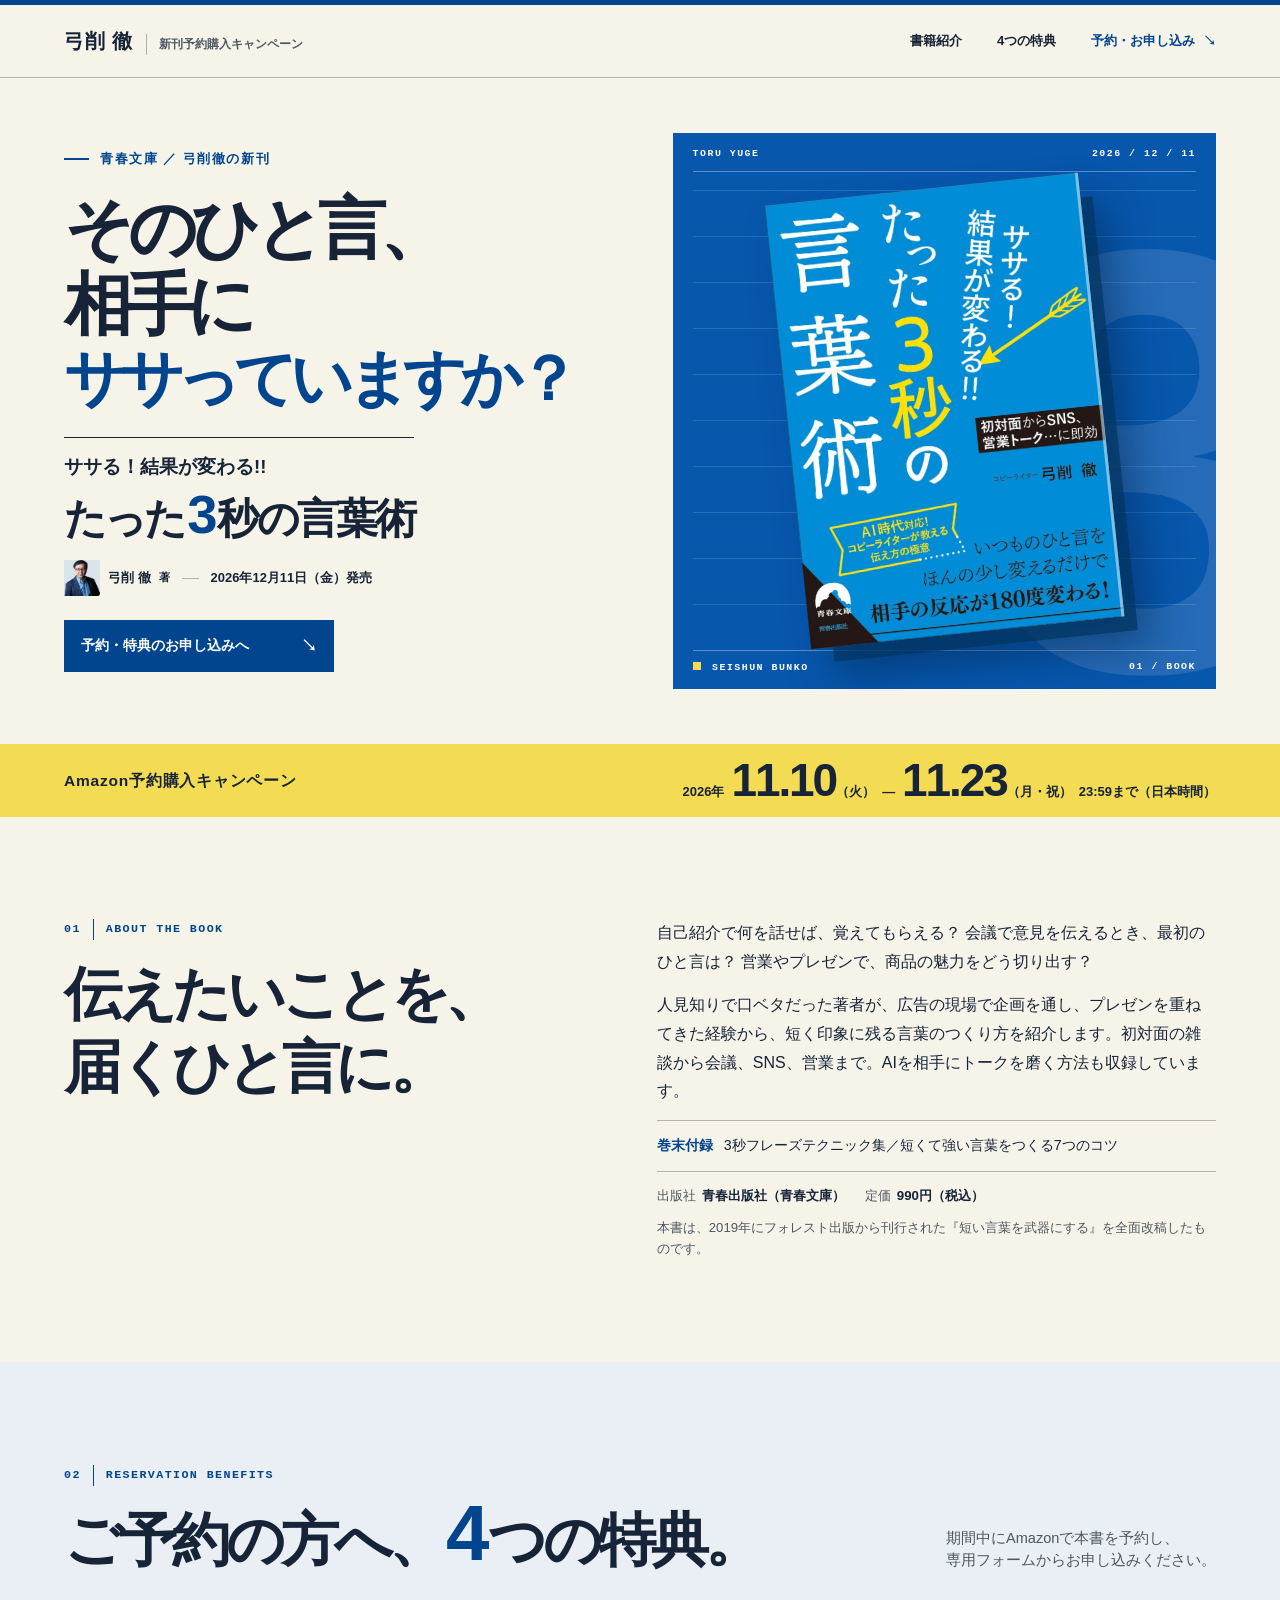
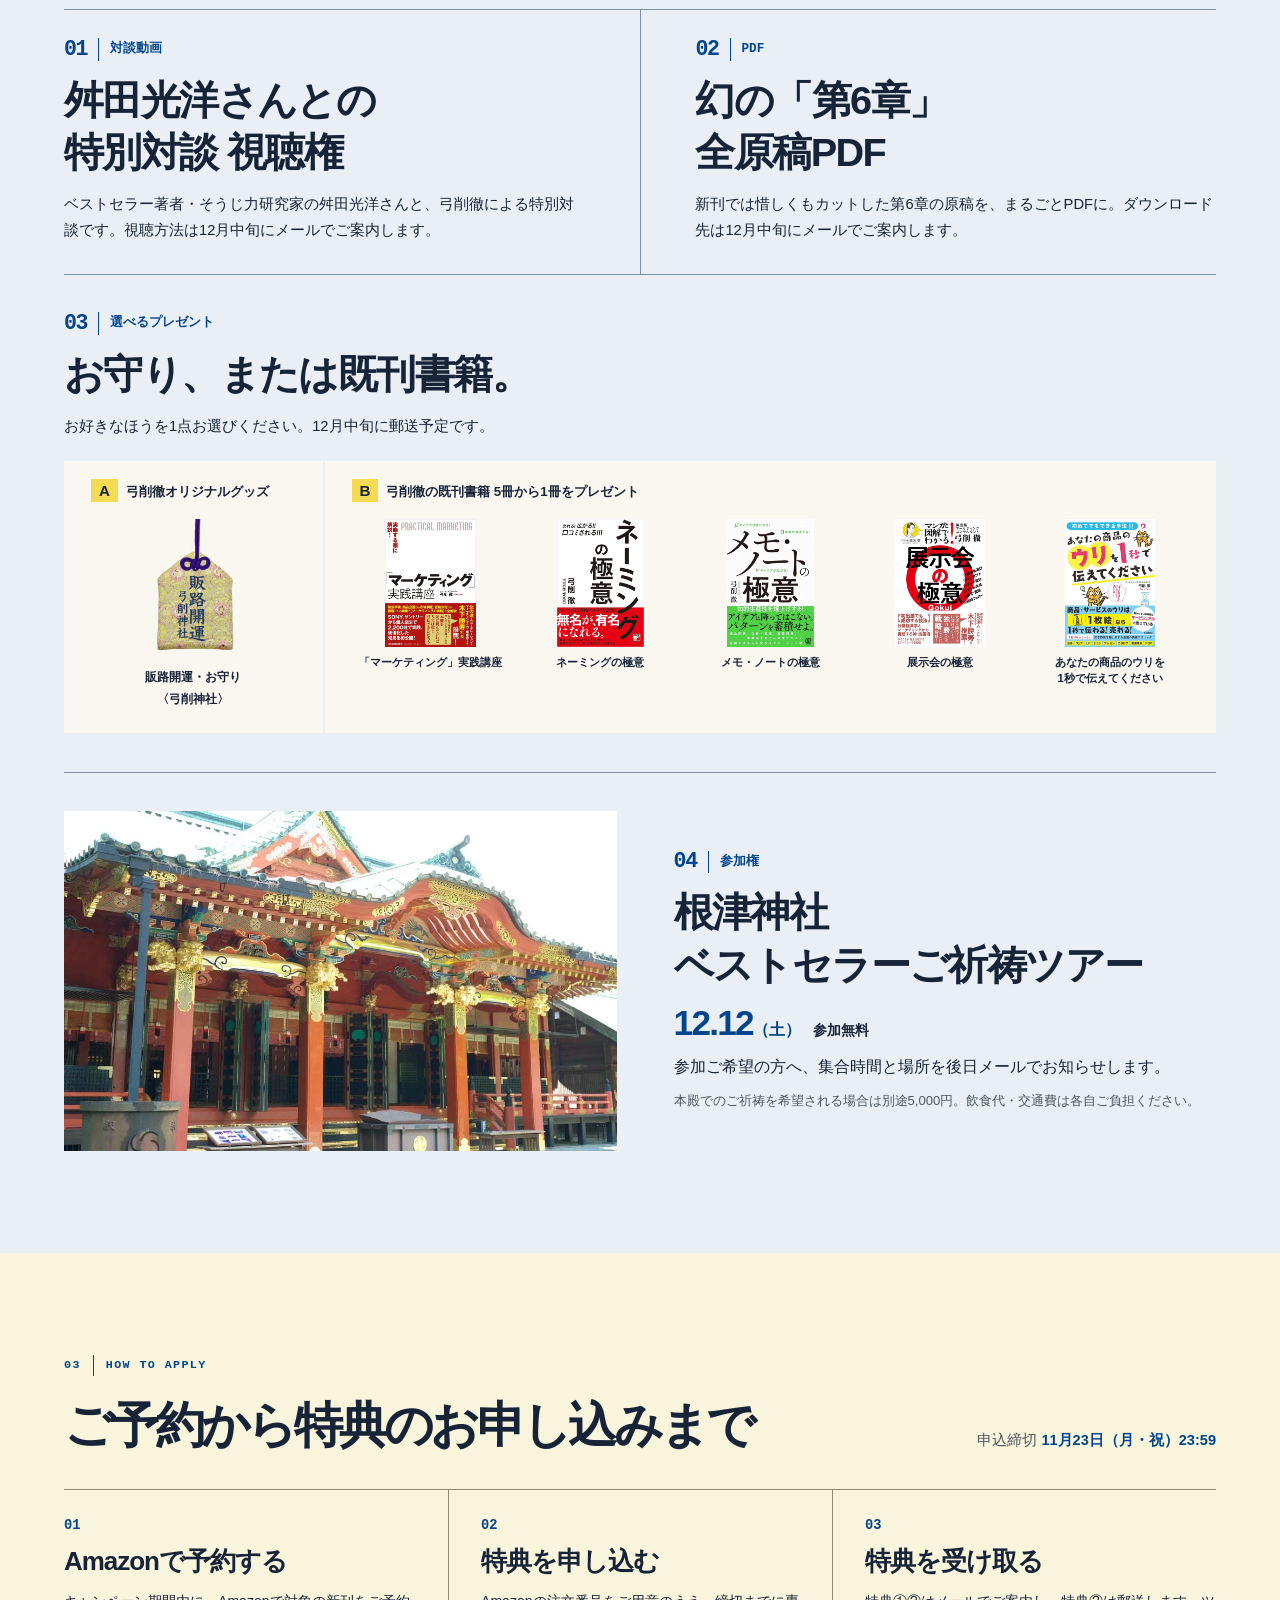
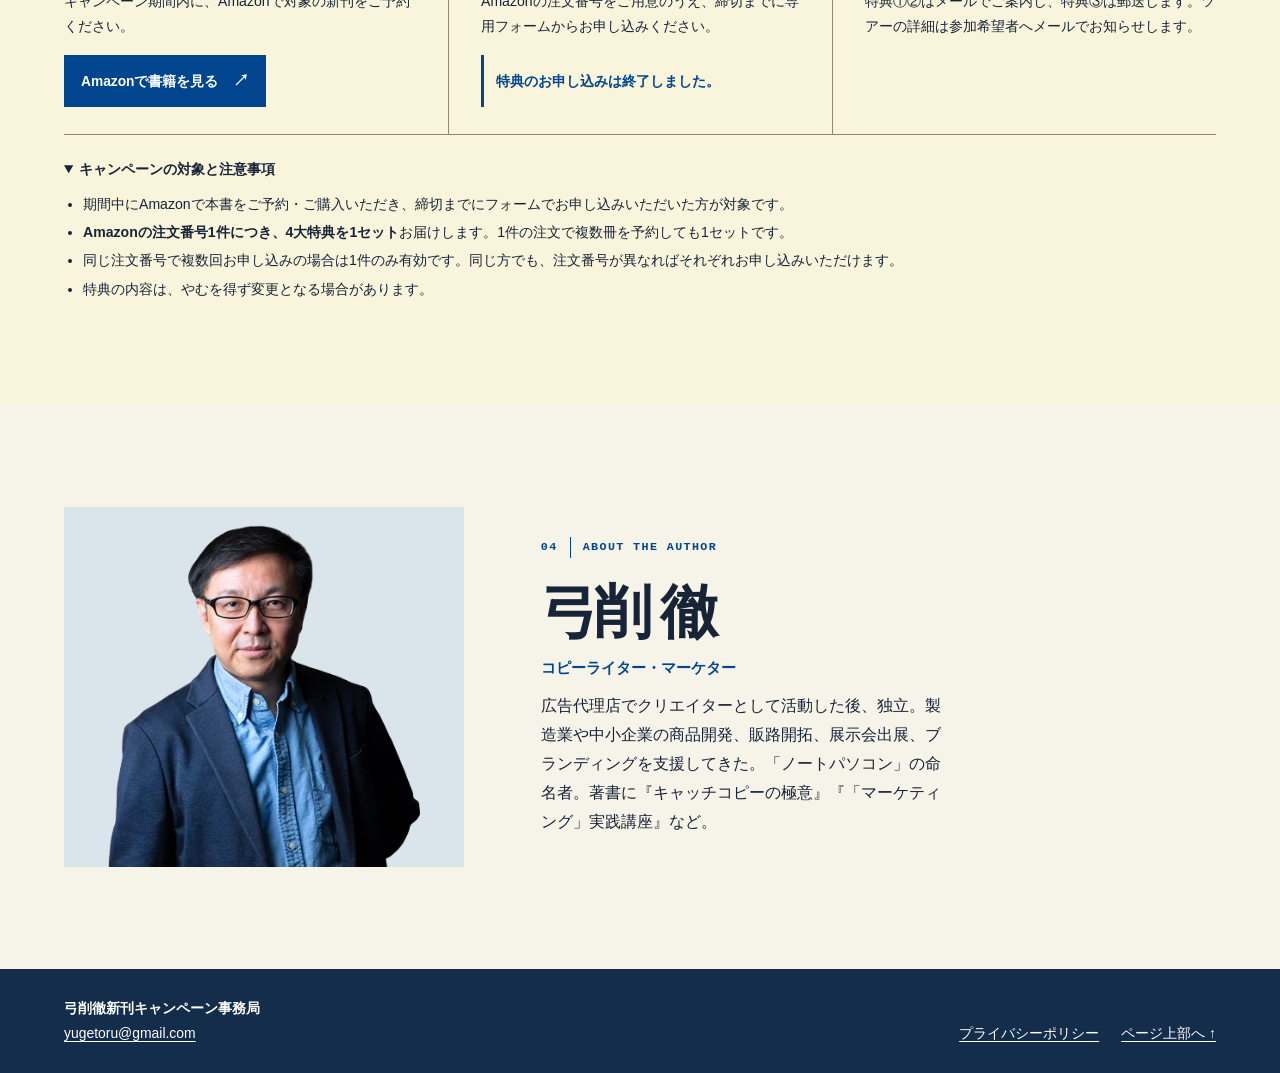
<file: index.html>
<!doctype html>
<html lang="ja">
<head>
  <meta charset="utf-8">
  <meta name="viewport" content="width=device-width, initial-scale=1">
  <meta name="description" content="弓削徹の新刊『ササる！結果が変わる!! たった3秒の言葉術』。2026年11月10日から11月23日23:59まで、Amazon予約購入キャンペーンを開催。">
  <meta name="theme-color" content="#f6f3e9">
  <meta property="og:type" content="website">
  <meta property="og:locale" content="ja_JP">
  <meta property="og:title" content="たった3秒の言葉術｜弓削徹 新刊予約購入キャンペーン">
  <meta property="og:description" content="そのひと言、相手にササっていますか？ コピーライター・弓削徹の新刊。Amazon予約購入キャンペーンは11月10日から。">
  <meta property="og:url" content="https://booksinfo.github.io/yuge/">
  <meta property="og:image" content="https://booksinfo.github.io/yuge/assets/share.jpg">
  <meta name="twitter:card" content="summary_large_image">
  <title>たった3秒の言葉術｜弓削徹 新刊予約購入キャンペーン</title>
  <link rel="stylesheet" href="style.css">
  <script src="campaign.js" defer></script>
</head>
<body id="top">
  <a class="skip" href="#main">本文へ</a>
  <header class="masthead">
    <div class="wrap mast-inner">
      <a class="brand" href="#top"><strong>弓削 徹</strong><span>新刊予約購入キャンペーン</span></a>
      <nav aria-label="ページ内メニュー">
        <a href="#book">書籍紹介</a>
        <a href="#benefits">4つの特典</a>
        <a class="nav-cta" href="#reserve">予約・お申し込み <span aria-hidden="true">↘</span></a>
      </nav>
    </div>
  </header>
  <main id="main">
    <section class="hero" aria-labelledby="hero-heading">
      <div class="wrap hero-grid">
        <div class="hero-copy">
          <p class="eyebrow hero-kicker"><span></span>青春文庫 ／ 弓削徹の新刊</p>
          <h1 id="hero-heading"><span>そのひと言、</span><span>相手に</span><span class="hero-accent">ササっていますか？</span></h1>
          <p class="hero-title">ササる！結果が変わる!!<br><strong>たった<span>3</span>秒の言葉術</strong></p>
          <p class="hero-meta"><span class="hero-portrait"><img src="assets/yuge.webp" alt="" width="362" height="397"></span>弓削 徹 <span>著</span><i aria-hidden="true"></i>2026年12月11日（金）発売</p>
          <a class="button button-blue hero-button" href="#reserve">予約・特典のお申し込みへ <span aria-hidden="true">↘</span></a>
        </div>
        <div class="hero-art">
          <div class="art-top mono" aria-hidden="true"><span>TORU YUGE</span><span>2026 / 12 / 11</span></div>
          <span class="art-number" aria-hidden="true">3</span>
          <figure class="hero-book">
            <img src="assets/cover.jpg" alt="『ササる！結果が変わる!! たった3秒の言葉術』の書影" width="828" height="1174" fetchpriority="high">
          </figure>
          <div class="art-bottom mono" aria-hidden="true"><span><b></b> SEISHUN BUNKO</span><span>01 / BOOK</span></div>
        </div>
      </div>
    </section>
    <div class="period">
      <div class="wrap period-inner">
        <span class="period-label"><span class="period-year-small">2026年</span>Amazon予約購入キャンペーン</span>
        <p><span class="period-year">2026年</span> <time datetime="2026-11-10"><b>11.10</b><small>（火）</small></time><span class="period-dash">―</span><time datetime="2026-11-23T23:59:00+09:00"><b>11.23</b><small>（月・祝）</small></time> <span class="period-time">23:59まで<span>（日本時間）</span></span></p>
      </div>
    </div>

    <section class="wrap section book-grid" id="book" aria-labelledby="book-heading">
      <div>
        <p class="section-label mono"><span>01</span> ABOUT THE BOOK</p>
        <h2 id="book-heading">伝えたいことを、<br>届くひと言に。</h2>
      </div>
      <div class="book-body">
        <p>自己紹介で何を話せば、覚えてもらえる？ 会議で意見を伝えるとき、最初のひと言は？ 営業やプレゼンで、商品の魅力をどう切り出す？</p>
        <p>人見知りで口ベタだった著者が、広告の現場で企画を通し、プレゼンを重ねてきた経験から、短く印象に残る言葉のつくり方を紹介します。初対面の雑談から会議、SNS、営業まで。AIを相手にトークを磨く方法も収録しています。</p>
        <p class="book-extra"><strong>巻末付録</strong> 3秒フレーズテクニック集／短くて強い言葉をつくる7つのコツ</p>
        <dl class="book-facts">
          <div><dt>出版社</dt><dd>青春出版社（青春文庫）</dd></div>
          <div><dt>定価</dt><dd>990円（税込）</dd></div>
        </dl>
        <p class="fine">本書は、2019年にフォレスト出版から刊行された『短い言葉を武器にする』を全面改稿したものです。</p>
      </div>
    </section>

    <section class="benefits" id="benefits" aria-labelledby="benefits-heading">
      <div class="wrap section">
        <p class="section-label mono"><span>02</span> RESERVATION BENEFITS</p>
        <div class="section-heading">
          <h2 id="benefits-heading">ご予約の方へ、<br class="small-only"><span class="numeral">4</span>つの特典。</h2>
          <p>期間中にAmazonで本書を予約し、<br class="wide-only">専用フォームからお申し込みください。</p>
        </div>
        <div class="benefit-pair">
          <article class="benefit-text">
            <div class="benefit-meta mono"><span>01</span><span>対談動画</span></div>
            <h3>舛田光洋さんとの<br>特別対談 視聴権</h3>
            <p>ベストセラー著者・そうじ力研究家の舛田光洋さんと、弓削徹による特別対談です。視聴方法は12月中旬にメールでご案内します。</p>
          </article>
          <article class="benefit-text">
            <div class="benefit-meta mono"><span>02</span><span>PDF</span></div>
            <h3>幻の「第6章」<br>全原稿PDF</h3>
            <p>新刊では惜しくもカットした第6章の原稿を、まるごとPDFに。ダウンロード先は12月中旬にメールでご案内します。</p>
          </article>
        </div>
        <article class="gift">
          <div class="benefit-meta mono"><span>03</span><span>選べるプレゼント</span></div>
          <h3>お守り、または既刊書籍。</h3>
          <p>お好きなほうを1点お選びください。12月中旬に郵送予定です。</p>
          <div class="gift-grid">
            <div class="gift-option charm">
              <p class="gift-label"><b>A</b> 弓削徹オリジナルグッズ</p>
              <img src="assets/omamori.webp" alt="金色の地に「販路開運 弓削神社」と刺繍されたお守り" width="575" height="820" loading="lazy">
              <p class="charm-name">販路開運・お守り<br>
              〈弓削神社〉</p>
            </div>
            <div class="gift-option">
              <p class="gift-label"><b>B</b> 弓削徹の既刊書籍 5冊から1冊をプレゼント</p>
              <ul class="shelf">
                <li><img src="assets/marketing.webp" alt="" width="353" height="500" loading="lazy"><span>「マーケティング」実践講座</span></li>
                <li><img src="assets/naming.webp" alt="" width="342" height="500" loading="lazy"><span>ネーミングの極意</span></li>
                <li><img src="assets/notes.webp" alt="" width="340" height="500" loading="lazy"><span>メモ・ノートの極意</span></li>
                <li><img src="assets/exhibition.webp" alt="" width="352" height="500" loading="lazy"><span>展示会の極意</span></li>
                <li><img src="assets/selling-point.webp" alt="" width="352" height="500" loading="lazy"><span>あなたの商品のウリを<br>
                1秒で伝えてください</span></li>
              </ul>
            </div>
          </div>
        </article>
        <article class="tour">
          <img class="tour-photo" src="assets/nezu.webp" alt="根津神社の社殿" width="1024" height="769" loading="lazy">
          <div class="tour-copy">
            <div class="benefit-meta mono"><span>04</span><span>参加権</span></div>
            <h3>根津神社<br>ベストセラーご祈祷ツアー</h3>
            <p class="tour-date"><time datetime="2026-12-12"><b>12.12</b>（土）</time><span>参加無料</span></p>
            <p>参加ご希望の方へ、集合時間と場所を後日メールでお知らせします。</p>
            <p class="fine">本殿でのご祈祷を希望される場合は別途5,000円。飲食代・交通費は各自ご負担ください。</p>
          </div>
        </article>
      </div>
    </section>

    <section class="reserve" id="reserve" aria-labelledby="reserve-heading">
      <div class="wrap section">
        <p class="section-label mono"><span>03</span> HOW TO APPLY</p>
        <div class="section-heading">
          <h2 id="reserve-heading">ご予約から<br class="small-only">特典のお申し込みまで</h2>
          <p>申込締切 <strong>11月23日（月・祝）23:59</strong><br></p>
        </div>
        <ol class="steps">
          <li>
            <span class="step-count mono" aria-hidden="true">01</span>
            <h3>Amazonで予約する</h3>
            <p>キャンペーン期間内に、Amazonで対象の新刊をご予約ください。</p>
            <a class="button button-blue" href="https://www.amazon.co.jp/dp/4413299140" rel="noreferrer" id="amazon-link">Amazonで予約する <span aria-hidden="true">↗</span></a>
          </li>
          <li>
            <span class="step-count mono" aria-hidden="true">02</span>
            <h3>特典を申し込む</h3>
            <p>Amazonの注文番号をご用意のうえ、締切までに専用フォームからお申し込みください。</p>
            <a class="button button-outline" id="form-link" hidden>特典申込フォームを開く <span aria-hidden="true">↗</span></a>
            <p class="form-status" id="form-status">特典申込フォームは準備中です。</p>
          </li>
          <li>
            <span class="step-count mono" aria-hidden="true">03</span>
            <h3>特典を受け取る</h3>
            <p>特典①②はメールでご案内し、特典③は郵送します。ツアーの詳細は参加希望者へメールでお知らせします。</p>
          </li>
        </ol>
        <details class="rules" open>
          <summary>キャンペーンの対象と注意事項</summary>
          <ul>
            <li>期間中にAmazonで本書をご予約・ご購入いただき、締切までにフォームでお申し込みいただいた方が対象です。</li>
            <li><strong>Amazonの注文番号1件につき、4大特典を1セット</strong>お届けします。1件の注文で複数冊を予約しても1セットです。</li>
            <li>同じ注文番号で複数回お申し込みの場合は1件のみ有効です。同じ方でも、注文番号が異なればそれぞれお申し込みいただけます。</li>
            <li>特典の内容は、やむを得ず変更となる場合があります。</li>
          </ul>
        </details>
      </div>
    </section>

    <section class="wrap section author" id="author" aria-labelledby="author-heading">
      <div class="author-photo"><img src="assets/yuge.webp" alt="弓削徹" width="362" height="397" loading="lazy"></div>
      <div class="author-copy">
        <p class="section-label mono"><span>04</span> ABOUT THE AUTHOR</p>
        <h2 id="author-heading">弓削 徹</h2>
        <p class="author-role">コピーライター・マーケター</p>
        <p>広告代理店でクリエイターとして活動した後、独立。製造業や中小企業の商品開発、販路開拓、展示会出展、ブランディングを支援してきた。「ノートパソコン」の命名者。著書に『キャッチコピーの極意』『「マーケティング」実践講座』など。</p>
      </div>
    </section>
  </main>

  <footer class="footer">
    <div class="wrap footer-inner">
      <div><p>弓削徹新刊キャンペーン事務局</p><a href="mailto:yugetoru@gmail.com">yugetoru@gmail.com</a></div>
      <div class="footer-links"><a href="privacy.html">プライバシーポリシー</a><a href="#top">ページ上部へ <span aria-hidden="true">↑</span></a></div>
    </div>
  </footer>
</body>
</html>
</file>
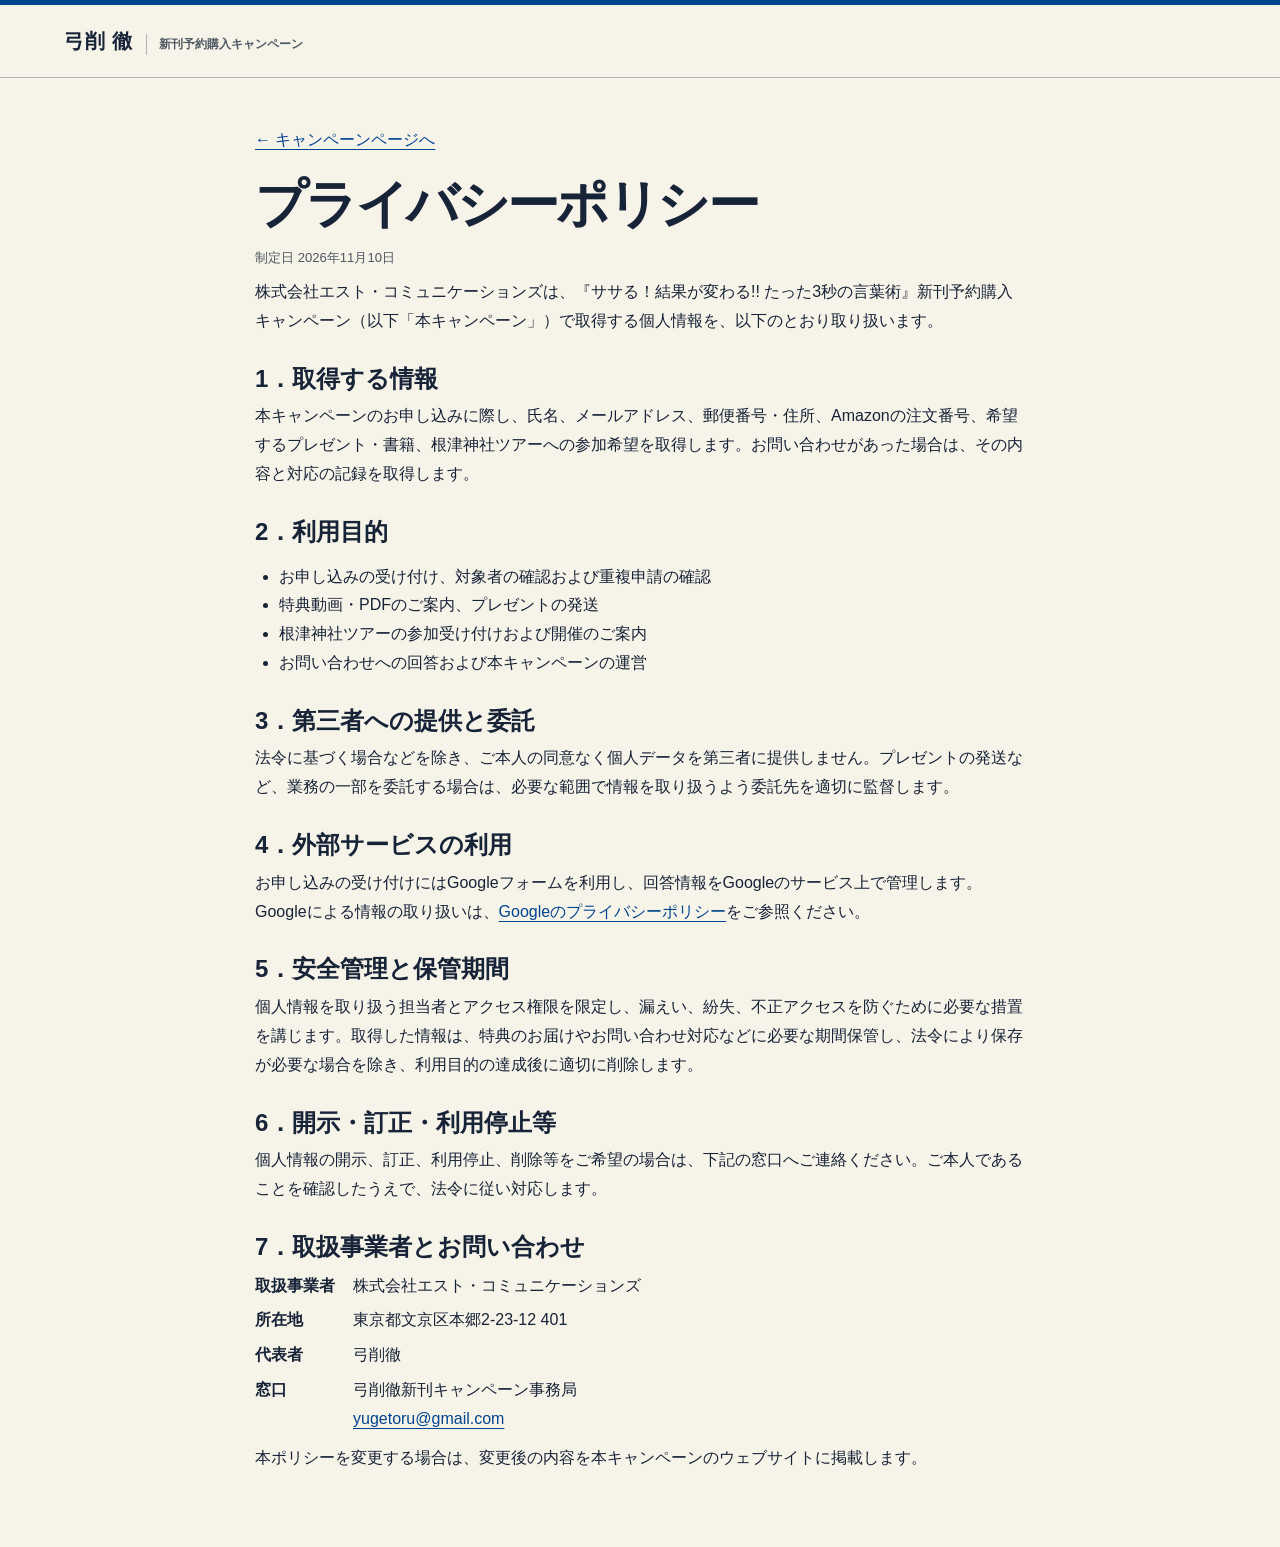
<file: privacy.html>
<!doctype html>
<html lang="ja">
<head>
  <meta charset="utf-8">
  <meta name="viewport" content="width=device-width, initial-scale=1">
  <meta name="description" content="弓削徹新刊予約購入キャンペーンにおける個人情報の取り扱いについて。">
  <title>プライバシーポリシー｜弓削徹 新刊予約購入キャンペーン</title>
  <link rel="stylesheet" href="style.css">
</head>
<body>
  <header class="masthead">
    <div class="wrap mast-inner"><a class="brand" href="./"><strong>弓削 徹</strong><span>新刊予約購入キャンペーン</span></a></div>
  </header>
  <main class="wrap policy" id="privacy-content">
    <a class="policy-back" href="./">← キャンペーンページへ</a>
    <h1>プライバシーポリシー</h1>
    <p class="fine">制定日 <time datetime="2026-11-10">2026年11月10日</time></p>
    <p>株式会社エスト・コミュニケーションズは、『ササる！結果が変わる!! たった3秒の言葉術』新刊予約購入キャンペーン（以下「本キャンペーン」）で取得する個人情報を、以下のとおり取り扱います。</p>

    <h2>1．取得する情報</h2>
    <p>本キャンペーンのお申し込みに際し、氏名、メールアドレス、郵便番号・住所、Amazonの注文番号、希望するプレゼント・書籍、根津神社ツアーへの参加希望を取得します。お問い合わせがあった場合は、その内容と対応の記録を取得します。</p>

    <h2>2．利用目的</h2>
    <ul>
      <li>お申し込みの受け付け、対象者の確認および重複申請の確認</li>
      <li>特典動画・PDFのご案内、プレゼントの発送</li>
      <li>根津神社ツアーの参加受け付けおよび開催のご案内</li>
      <li>お問い合わせへの回答および本キャンペーンの運営</li>
    </ul>

    <h2>3．第三者への提供と委託</h2>
    <p>法令に基づく場合などを除き、ご本人の同意なく個人データを第三者に提供しません。プレゼントの発送など、業務の一部を委託する場合は、必要な範囲で情報を取り扱うよう委託先を適切に監督します。</p>

    <h2>4．外部サービスの利用</h2>
    <p>お申し込みの受け付けにはGoogleフォームを利用し、回答情報をGoogleのサービス上で管理します。Googleによる情報の取り扱いは、<a href="https://policies.google.com/privacy?hl=ja">Googleのプライバシーポリシー</a>をご参照ください。</p>

    <h2>5．安全管理と保管期間</h2>
    <p>個人情報を取り扱う担当者とアクセス権限を限定し、漏えい、紛失、不正アクセスを防ぐために必要な措置を講じます。取得した情報は、特典のお届けやお問い合わせ対応などに必要な期間保管し、法令により保存が必要な場合を除き、利用目的の達成後に適切に削除します。</p>

    <h2>6．開示・訂正・利用停止等</h2>
    <p>個人情報の開示、訂正、利用停止、削除等をご希望の場合は、下記の窓口へご連絡ください。ご本人であることを確認したうえで、法令に従い対応します。</p>

    <h2>7．取扱事業者とお問い合わせ</h2>
    <dl class="policy-contact">
      <dt>取扱事業者</dt><dd>株式会社エスト・コミュニケーションズ</dd>
      <dt>所在地</dt><dd>東京都文京区本郷2-23-12 401</dd>
      <dt>代表者</dt><dd>弓削徹</dd>
      <dt>窓口</dt><dd>弓削徹新刊キャンペーン事務局<br><a href="mailto:yugetoru@gmail.com">yugetoru@gmail.com</a></dd>
    </dl>
    <p>本ポリシーを変更する場合は、変更後の内容を本キャンペーンのウェブサイトに掲載します。</p>
  </main>
</body>
</html>
</file>
<file: style.css>
:root {
  color-scheme: light;
  --paper: #f6f3e9;
  --ink: #172337;
  --muted: #4d5762;
  --blue: #00458e;
  --bright: #0757ad;
  --pale: #e9eff4;
  --yellow: #f3dc53;
  --line: #aeb3b6;
  --max: 1192px;
  --gutter: clamp(20px, 5vw, 78px);
  --sans: "Hiragino Sans", "Yu Gothic", "Meiryo", "Noto Sans CJK JP", sans-serif;
  --mono: ui-monospace, "Cascadia Mono", Consolas, monospace;
}

*, *::before, *::after { box-sizing: border-box; }
html { scroll-behavior: smooth; }
body { margin: 0; background: var(--paper); color: var(--ink); font: 16px/1.8 var(--sans); }
img { display: block; max-width: 100%; height: auto; }
p, h1, h2, h3, figure { margin: 0; }
a { color: inherit; text-underline-offset: .24em; }
a:focus-visible, summary:focus-visible { outline: 3px solid #a44800; outline-offset: 5px; }
[hidden] { display: none !important; }
section[id] { scroll-margin-top: 22px; }
.wrap { width: min(var(--max), calc(100% - 2 * var(--gutter))); margin-inline: auto; }
.mono { font-family: var(--mono); }
.skip { position: fixed; top: 8px; left: 8px; z-index: 3; padding: 8px 16px; background: white; transform: translateY(-160%); }
.skip:focus { transform: none; }
.small-only { display: none; }

.masthead { border-top: 5px solid var(--blue); border-bottom: 1px solid var(--line); }
.mast-inner { min-height: 72px; display: flex; align-items: center; justify-content: space-between; gap: 20px; }
.brand { display: inline-flex; align-items: baseline; gap: 13px; text-decoration: none; white-space: nowrap; }
.brand strong { font-size: 1.28rem; letter-spacing: .04em; font-weight: 900; }
.brand span { border-left: 1px solid var(--line); padding-left: 12px; color: var(--muted); font-size: .74rem; font-weight: 700; }
nav { display: flex; align-items: center; gap: clamp(12px, 2.7vw, 36px); font-size: .82rem; font-weight: 700; }
nav a { text-decoration: none; white-space: nowrap; }
nav a:hover { text-decoration: underline; }
.nav-cta { color: var(--blue); }
.nav-cta span { padding-left: .35em; }

.hero { padding-block: clamp(25px, 4.3vw, 59px); }
.hero-grid { display: grid; grid-template-columns: 1.12fr 1fr; align-items: stretch; }
.hero-copy { align-self: center; padding: 14px 16px 17px 0; }
.eyebrow { display: flex; align-items: center; gap: 11px; color: var(--blue); font-size: .8rem; font-weight: 800; letter-spacing: .12em; }
.hero-kicker span { width: 25px; height: 2px; background: currentColor; }
.hero h1 { margin: 21px 0 24px; font-size: clamp(33px, 5.28vw, 78px); font-weight: 900; letter-spacing: -.095em; line-height: 1.13; }
.hero h1 span { display: block; }
.hero h1 .hero-accent { color: var(--blue); white-space: nowrap; font-size: .91em; }
.hero-title { display: inline-block; padding-top: 15px; border-top: 1px solid var(--ink); font-size: clamp(.9rem, 1.45vw, 1.25rem); font-weight: 800; line-height: 1.46; }
.hero-title strong { font-size: clamp(24px, 3.32vw, 46px); line-height: 1.3; letter-spacing: -.066em; font-weight: 900; }
.hero-title strong span { color: var(--blue); font-family: Arial, sans-serif; font-size: 1.28em; padding-inline: .05em; }
.hero-meta { margin-top: 9px; display: flex; align-items: center; gap: 8px; flex-wrap: wrap; font-size: .81rem; font-weight: 700; }
.hero-meta span { font-size: .67rem; }
.hero-portrait { display: block; width: 36px; height: 36px; overflow: hidden; background: #dae4eb; }
.hero-portrait img { width: 100%; }
.hero-meta i { width: 17px; height: 1px; background: var(--line); margin-inline: 4px; }
.button { display: inline-flex; justify-content: space-between; align-items: center; gap: 15px; min-height: 52px; padding: 10px 16px; border: 1px solid var(--blue); text-decoration: none; font-size: .86rem; font-weight: 800; line-height: 1.4; }
.button span { flex: 0 0 auto; font-size: 1.15em; }
.button-blue { color: #fff; background: var(--blue); }
.button-blue:hover { background: #062b55; border-color: #062b55; }
.button-outline { color: var(--blue); background: transparent; }
.button-outline:hover { background: var(--pale); }
.hero-button { margin-top: 24px; min-width: min(270px, 100%); }

.hero-art {
  min-height: clamp(390px, 42.5vw, 574px);
  position: relative; isolation: isolate; overflow: hidden;
  display: grid; place-items: center; background: var(--bright); color: #fff;
}
.hero-art::before {
  content: ""; position: absolute; inset: 38px 20px; z-index: -1;
  border-block: 1px solid #fff5;
  background: repeating-linear-gradient(0deg, transparent 0 45px, #fff2 45px 46px);
}
.art-top, .art-bottom {
  position: absolute; inset-inline: 20px; display: flex; justify-content: space-between;
  font-size: .62rem; font-weight: 600; letter-spacing: .15em; line-height: 1;
}
.art-top { top: 16px; }
.art-bottom { bottom: 16px; }
.art-bottom b { display: inline-block; width: 8px; height: 8px; margin-right: 4px; background: var(--yellow); }
.art-number {
  position: absolute; z-index: -1; right: -5%; bottom: -13%;
  color: #ffffff1f; font: 900 clamp(300px, 47vw, 680px)/1 Arial, sans-serif; letter-spacing: -.12em;
}
.hero-book {
  position: relative; width: clamp(185px, 24.6vw, 343px); transform: rotate(-6deg);
  box-shadow: 17px 20px 0 -5px #023563b3, 23px 30px 42px #03275185;
}
.hero-book img { width: 100%; }
.hero-book::after { content: ""; position: absolute; inset: 0 0 0 auto; width: 3px; background: #cce8fa95; }

.period { background: var(--yellow); }
.period-inner { display: flex; align-items: center; justify-content: space-between; gap: 17px 32px; padding-block: 10px; }
.period-label { font-size: clamp(.76rem, 1.28vw, .97rem); font-weight: 900; letter-spacing: .05em; }
.period-year-small { display: none; }
.period p { display: flex; flex-wrap: wrap; align-items: baseline; gap: 0 7px; font-size: .81rem; font-weight: 750; }
.period p time { white-space: nowrap; }
.period b { font: 800 clamp(27px, 3.65vw, 46px)/1.15 Arial, sans-serif; letter-spacing: -.045em; }
.period small { font-size: .84rem; }
.period-time { white-space: nowrap; }
.period-time > span { font-weight: 600; }

.section { padding-block: clamp(58px, 8vw, 107px); }
.section-label { display: flex; align-items: center; gap: 12px; margin-bottom: 18px; color: var(--blue); font-size: .73rem; font-weight: 750; letter-spacing: .12em; }
.section-label span { display: inline-block; border-right: 1px solid currentColor; padding-right: 12px; }
h2 { font-size: clamp(30px, 4.55vw, 66px); font-weight: 900; line-height: 1.24; letter-spacing: -.075em; }
h3 { font-size: clamp(23px, 3.1vw, 40px); font-weight: 850; line-height: 1.32; letter-spacing: -.04em; }
.fine { color: var(--muted); font-size: .82rem; line-height: 1.65; }
.book-grid { display: grid; grid-template-columns: .9fr 1fr; gap: clamp(27px, 7vw, 108px); }
.book-body { align-self: end; }
.book-body > p + p { margin-top: 14px; }
.book-extra { padding: 12px 0; border-block: 1px solid var(--line); font-size: .89rem; }
.book-extra strong { display: inline-block; color: var(--blue); margin-right: 7px; }
.book-facts { display: flex; flex-wrap: wrap; gap: 4px 20px; margin: 12px 0 9px; font-size: .83rem; }
.book-facts div { display: flex; gap: 6px; }
.book-facts dt { color: var(--muted); }
.book-facts dd { margin: 0; font-weight: 750; }

.benefits { background: var(--pale); }
.section-heading { display: flex; align-items: flex-end; justify-content: space-between; gap: 15px 26px; margin-bottom: 33px; }
.section-heading > p { margin-bottom: 4px; color: var(--muted); font-size: .91rem; line-height: 1.55; }
.numeral { color: var(--blue); font: 900 1.34em/.75 Arial, sans-serif; padding-inline: .045em; }
.benefit-pair { display: grid; grid-template-columns: 1fr 1fr; border-block: 1px solid #7b91a7; }
.benefit-text { padding: 28px clamp(20px, 4.25vw, 56px) 31px 0; }
.benefit-text + .benefit-text { padding-right: 0; padding-left: clamp(20px, 4.25vw, 56px); border-left: 1px solid #7b91a7; }
.benefit-meta { display: flex; gap: 11px; align-items: center; margin-bottom: 13px; color: var(--blue); font-size: .79rem; font-weight: 800; }
.benefit-meta span:first-child { font-size: 1.35rem; line-height: 1; letter-spacing: -.065em; }
.benefit-meta span + span { border-left: 1px solid currentColor; padding-left: 11px; }
.benefit-text h3 + p, .gift h3 + p, .tour-copy h3 + p { margin-top: 12px; }
.benefit-text > p, .gift > p { font-size: .92rem; }

.gift { padding-block: 37px 39px; border-bottom: 1px solid #7b91a7; }
.gift-grid { margin-top: 22px; display: grid; grid-template-columns: minmax(180px, .87fr) minmax(0, 3fr); gap: 2px; }
.gift-option { background: #f9f7ef; padding: 19px clamp(13px, 2.4vw, 27px) 23px; }
.gift-label { margin-bottom: 15px; font-size: .83rem; font-weight: 850; }
.gift-label b { background: var(--yellow); padding: 3px 8px; margin-right: 4px; font: 850 .95rem/1.4 Arial, sans-serif; }
.charm img { margin: 0 auto; height: 139px; width: auto; mix-blend-mode: multiply; }
.charm-name { margin-top: 9px; text-align: center; font-size: .75rem; font-weight: 700; }
.shelf { display: grid; grid-template-columns: repeat(5, minmax(0, 1fr)); align-items: start; gap: 15px 12px; list-style: none; padding: 0; margin: 0; }
.shelf li { display: grid; justify-items: center; gap: 8px; text-align: center; font-size: .7rem; font-weight: 700; line-height: 1.4; }
.shelf img { height: clamp(65px, 10vw, 146px); width: auto; object-fit: contain; }
.tour { display: grid; grid-template-columns: 1.02fr 1fr; align-items: center; gap: clamp(21px, 4.4vw, 62px); padding-top: 38px; }
.tour-photo { width: 100%; aspect-ratio: 1.63; object-fit: cover; object-position: center 56%; }
.tour-date { display: flex; align-items: baseline; flex-wrap: wrap; gap: 0 12px; color: var(--blue); font-weight: 800; }
.tour-date b { font: 850 2.2rem/1.13 Arial, sans-serif; letter-spacing: -.05em; }
.tour-date span { color: var(--ink); font-size: .87rem; }
.tour-copy p { margin-top: 8px; }

.reserve { background: #f9f4dc; }
.reserve .section-heading h2 { font-size: clamp(30px, 3.85vw, 54px); }
.reserve .section-heading strong { color: var(--blue); }
.steps { display: grid; grid-template-columns: repeat(3, minmax(0, 1fr)); list-style: none; padding: 0; margin: 0; border-block: 1px solid #928a70; }
.steps li { display: flex; flex-direction: column; align-items: flex-start; padding: 24px clamp(14px, 2.8vw, 32px) 27px 0; }
.steps li + li { padding-left: clamp(14px, 2.8vw, 32px); border-left: 1px solid #928a70; }
.steps li:last-child { padding-right: 0; }
.step-count { color: var(--blue); font-size: .86rem; font-weight: 800; }
.steps h3 { margin-top: 6px; font-size: clamp(18px, 2.1vw, 26px); }
.steps p { font-size: .88rem; margin: 10px 0 16px; }
.steps .button { margin-top: auto; }
.steps .form-status { margin: auto 0 0; min-height: 52px; display: flex; align-items: center; border-left: 3px solid var(--blue); padding: 6px 0 6px 12px; color: var(--blue); font-weight: 750; }
.rules { margin-top: 22px; font-size: .88rem; }
.rules summary { width: fit-content; cursor: pointer; font-weight: 850; }
.rules ul { padding-left: 1.35em; margin: 9px 0 0; }
.rules li + li { margin-top: 3px; }

.author { display: grid; grid-template-columns: minmax(0, .8fr) minmax(0, 1.35fr); align-items: center; gap: clamp(25px, 6vw, 82px); }
.author-photo { min-height: 240px; display: grid; align-items: end; justify-items: center; background: #dae4eb; overflow: hidden; }
.author-photo img { width: min(78%, 325px); margin-top: 18px; }
.author-role { color: var(--blue); margin: 7px 0 11px; font-size: .91rem; font-weight: 800; }
.author-copy > p:last-child { max-width: 45ch; }

.footer { color: #fff; background: #142d4b; font-size: .87rem; }
.footer-inner { display: flex; justify-content: space-between; align-items: end; flex-wrap: wrap; gap: 16px 30px; padding-block: 27px; }
.footer-inner p { font-weight: 800; }
.footer-links { display: flex; flex-wrap: wrap; gap: 10px 22px; }
.footer a:hover { color: var(--yellow); }
.footer a:focus-visible { outline-color: var(--yellow); }

.policy { max-width: 770px; padding-block: 48px 75px; }
.policy h1 { font-size: clamp(28px, 5.2vw, 52px); letter-spacing: -.05em; line-height: 1.3; margin-top: 16px; }
.policy h2 { font-size: clamp(18px, 3vw, 24px); margin: 28px 0 7px; letter-spacing: 0; }
.policy p { margin-top: 9px; }
.policy-back, .policy a { color: var(--blue); }
.policy ul { padding-left: 1.5em; }
.policy-contact { display: grid; grid-template-columns: max-content 1fr; gap: 6px 18px; margin-block: 10px; }
.policy-contact dt { font-weight: 800; }
.policy-contact dd { margin: 0; overflow-wrap: anywhere; }

@media (max-width: 800px) {
  .hero h1 { font-size: clamp(32px, 5.75vw, 52px); }
  .hero-art { min-height: 365px; }
  .hero-book { width: clamp(170px, 27vw, 240px); }
  .brand { gap: 8px; }
  .brand span { padding-left: 8px; }
  .period-inner { flex-wrap: wrap; gap: 0 17px; }
  .section-heading { align-items: start; flex-direction: column; }
  .wide-only { display: none; }
  .gift-grid { grid-template-columns: minmax(145px, .88fr) minmax(0, 3fr); }
}

@media (max-width: 600px) {
  body { font-size: 15px; }
  .mast-inner { min-height: 62px; gap: 7px; }
  .brand { flex-direction: column; align-items: flex-start; gap: 0; line-height: 1.3; }
  .brand strong { font-size: 1rem; }
  .brand span { padding: 0; border: 0; font-size: .6rem; }
  nav a:not(.nav-cta) { display: none; }
  nav { font-size: .69rem; }
  .hero { padding-block: 18px 24px; }
  .hero-grid { grid-template-columns: 1fr; gap: 20px; }
  .hero-copy { padding: 6px 0 0; }
  .hero h1 { margin-block: 12px 14px; font-size: clamp(37px, 9.35vw, 57px); line-height: 1.1; }
  .hero h1 span:first-child, .hero h1 span:nth-child(2) { display: inline; }
  .hero h1 span:nth-child(2) { font-size: .72em; padding-left: .08em; }
  .hero h1 .hero-accent { font-size: 1em; }
  .hero-title { padding-top: 8px; }
  .hero-title strong { font-size: clamp(25px, 7.1vw, 36px); }
  .hero-meta { margin-top: 4px; font-size: .72rem; }
  .hero-button { margin-top: 13px; min-height: 45px; }
  .hero-art { min-height: clamp(277px, 77vw, 420px); }
  .hero-book { width: clamp(145px, 43vw, 230px); }
  .hero-art::before { inset: 31px 13px; }
  .art-top, .art-bottom { inset-inline: 13px; font-size: .53rem; }
  .art-top { top: 13px; }
  .art-bottom { bottom: 13px; }
  .period-inner { padding-block: 9px; }
  .period p { font-size: .68rem; gap: 0 4px; }
  .period small { font-size: .7rem; }
  .period-time > span { display: none; }
  .section-label { margin-bottom: 11px; }
  .book-grid, .benefit-pair, .gift-grid, .tour, .author, .steps { grid-template-columns: 1fr; }
  .book-grid, .author { gap: 18px; }
  .section-heading { gap: 10px; margin-bottom: 20px; }
  .section-heading > p { margin: 0; }
  .small-only { display: initial; }
  .benefit-text, .benefit-text + .benefit-text { padding: 20px 0 23px; border-left: 0; }
  .benefit-text + .benefit-text { border-top: 1px solid #7b91a7; }
  .gift, .tour { padding-top: 25px; }
  .gift { padding-bottom: 25px; }
  .gift-grid { gap: 5px; }
  .charm img { height: 138px; }
  .shelf { grid-template-columns: repeat(3, minmax(0, 1fr)); }
  .shelf img { height: clamp(75px, 23vw, 120px); }
  .tour { gap: 15px; }
  .steps li, .steps li + li { padding: 17px 0; border-left: 0; }
  .steps li + li { border-top: 1px solid #928a70; }
  .steps p { margin-bottom: 11px; }
  .steps li:last-child p { margin-bottom: 0; }
  .steps .form-status { min-height: 37px; }
  .author-photo { min-height: auto; }
  .author-photo img { width: min(63%, 235px); }
}

@media (max-width: 360px) {
  .hero h1 { font-size: clamp(30px, 10.65vw, 38px); }
  .hero-meta { gap: 5px; }
  .hero-meta i { display: none; }
  .period-year { display: none; }
  .period-year-small { display: inline; margin-right: 6px; }
  .period p { gap: 0 3px; }
  .period b { font-size: 25px; }
  .period small { font-size: .65rem; }
  .period-time { font-size: .62rem; }
}

@media (prefers-reduced-motion: reduce) {
  html { scroll-behavior: auto; }
}
</file>
